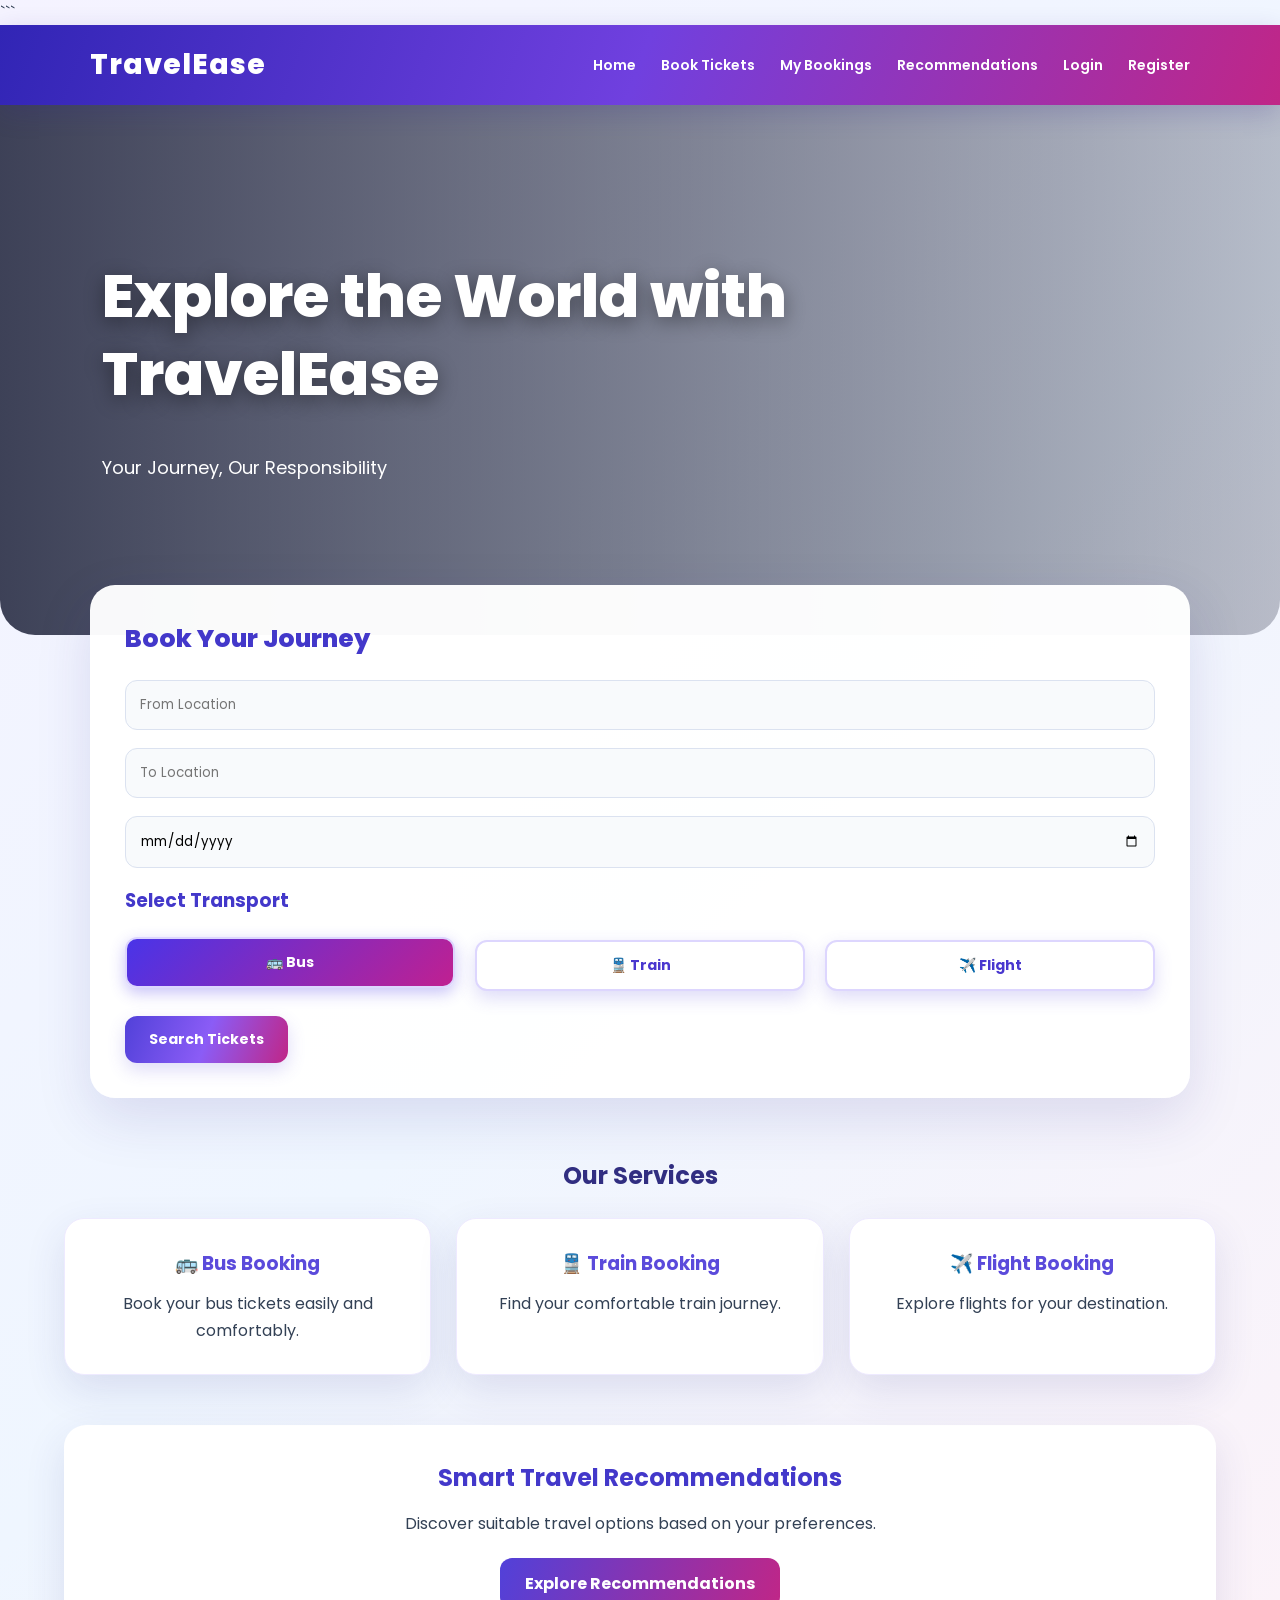
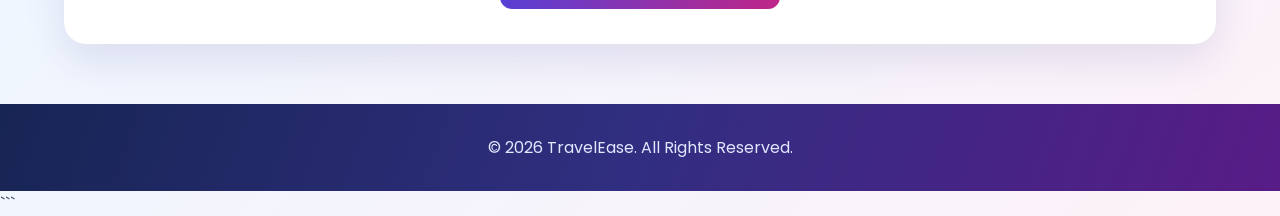
<file: index.html>
<!DOCTYPE html>

<html lang="en">
<head>
    <meta charset="UTF-8">
    <meta name="viewport" content="width=device-width, initial-scale=1.0">
    <title>TravelEase - Home</title>
    <link rel="stylesheet" href="style.css">
</head>

<body>

```
<!-- NAVBAR -->
<header class="navbar">
    <h2>TravelEase</h2>

    <nav>
        <a href="index.html">Home</a>
        <a href="results.html">Book Tickets</a>
        <a href="mybookings.html">My Bookings</a>
        <a href="recommendations.html">Recommendations</a>
        <a href="login.html">Login</a>
        <a href="register.html">Register</a>
    </nav>
</header>

<!-- HERO SECTION -->
<section class="hero">
    <h1>Explore the World with TravelEase</h1>
    <p>Your Journey, Our Responsibility</p>
</section>

<!-- BOOKING SECTION -->
<section class="booking-section">

    <h2>Book Your Journey</h2>

    <form id="searchForm">

        <!-- FROM LOCATION -->
        <input
            type="text"
            id="source"
            list="cityList"
            placeholder="From Location"
            autocomplete="off"
            required
        >

        <!-- TO LOCATION -->
        <input
            type="text"
            id="destination"
            list="cityList"
            placeholder="To Location"
            autocomplete="off"
            required
        >

        <!-- CITY SUGGESTIONS -->
        <datalist id="cityList">
            <option value="Thanjavur"></option>
            <option value="Trichy"></option>
            <option value="Thiruvarur"></option>
            <option value="Thiruvaiyaru"></option>
            <option value="Chennai"></option>
            <option value="Coimbatore"></option>
            <option value="Madurai"></option>
            <option value="Kumbakonam"></option>
            <option value="Tirunelveli"></option>
            <option value="Salem"></option>
            <option value="Erode"></option>
            <option value="Bangalore"></option>
            <option value="Kerala"></option>
            <option value="Pondicherry"></option>
        </datalist>

        <!-- JOURNEY DATE -->
        <input
            type="date"
            id="journeyDate"
            required
        >

        <h3>Select Transport</h3>

        <!-- TRANSPORT OPTIONS -->
        <div class="transport-options">

            <button
                type="button"
                class="mode-btn"
                data-mode="Bus">
                🚌 Bus
            </button>

            <button
                type="button"
                class="mode-btn"
                data-mode="Train">
                🚆 Train
            </button>

            <button
                type="button"
                class="mode-btn"
                data-mode="Flight">
                ✈️ Flight
            </button>

        </div>

        <!-- SEARCH BUTTON -->
        <button type="submit">
            Search Tickets
        </button>

    </form>

</section>

<!-- SERVICES SECTION -->
<section class="services">

    <h2>Our Services</h2>

    <div class="card-container">

        <div class="card">
            <h3>🚌 Bus Booking</h3>
            <p>Book your bus tickets easily and comfortably.</p>
        </div>

        <div class="card">
            <h3>🚆 Train Booking</h3>
            <p>Find your comfortable train journey.</p>
        </div>

        <div class="card">
            <h3>✈️ Flight Booking</h3>
            <p>Explore flights for your destination.</p>
        </div>

    </div>

</section>

<!-- RECOMMENDATION SECTION -->
<section class="recommendation">

    <h2>Smart Travel Recommendations</h2>

    <p>
        Discover suitable travel options based on your preferences.
    </p>

    <a href="recommendations.html">
        Explore Recommendations
    </a>

</section>

<!-- FOOTER -->
<footer>
    <p>© 2026 TravelEase. All Rights Reserved.</p>
</footer>

<!-- JAVASCRIPT -->
<script src="script.js"></script>
```

</body>
</html>
</file>
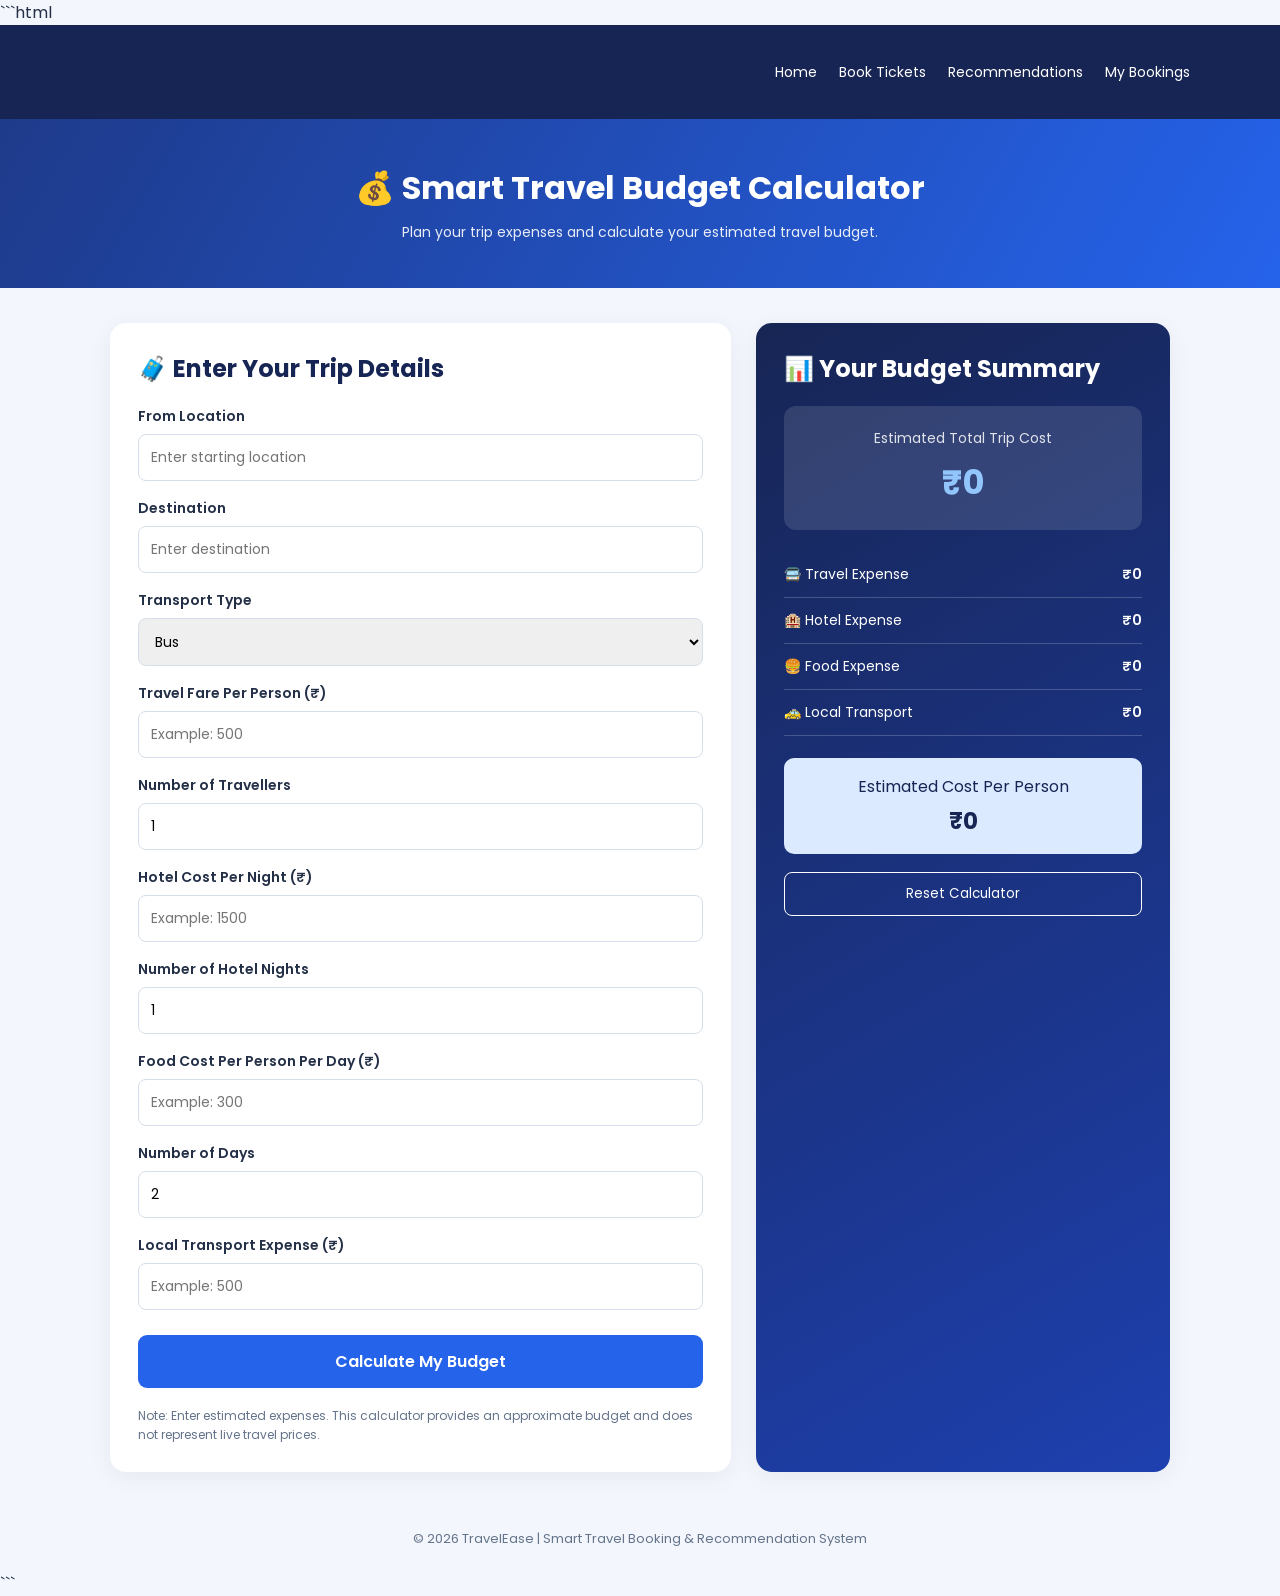
<file: budget.html>
```html
<!DOCTYPE html>
<html lang="en">
<head>
<meta charset="UTF-8">
<meta name="viewport" content="width=device-width, initial-scale=1.0">
<title>TravelEase - Budget Calculator</title>

<link href="https://fonts.googleapis.com/css2?family=Poppins:wght@400;500;600;700;800&display=swap" rel="stylesheet">

<style>
* {
    margin: 0;
    padding: 0;
    box-sizing: border-box;
    font-family: 'Poppins', sans-serif;
}

body {
    background: #f3f6fc;
    color: #243047;
}

.navbar {
    background: #172554;
    color: white;
    padding: 18px 7%;
    display: flex;
    justify-content: space-between;
    align-items: center;
    flex-wrap: wrap;
    gap: 15px;
}

.navbar h2 {
    font-size: 25px;
}

.navbar nav {
    display: flex;
    gap: 22px;
    flex-wrap: wrap;
}

.navbar a {
    color: white;
    text-decoration: none;
    font-size: 14px;
}

.navbar a:hover {
    color: #93c5fd;
}

.hero {
    background: linear-gradient(120deg, #1e3a8a, #2563eb);
    color: white;
    text-align: center;
    padding: 45px 20px;
}

.hero h1 {
    font-size: 32px;
    margin-bottom: 10px;
}

.hero p {
    font-size: 14px;
    opacity: 0.9;
}

.container {
    max-width: 1100px;
    margin: 35px auto;
    padding: 0 20px;
}

.calculator {
    display: grid;
    grid-template-columns: 1.2fr 0.8fr;
    gap: 25px;
}

.form-card, .result-card {
    background: white;
    padding: 28px;
    border-radius: 16px;
    box-shadow: 0 5px 25px rgba(0,0,0,0.06);
}

h2 {
    margin-bottom: 20px;
    color: #172554;
}

.form-group {
    margin-bottom: 17px;
}

label {
    display: block;
    font-size: 14px;
    font-weight: 600;
    margin-bottom: 7px;
}

input, select {
    width: 100%;
    padding: 12px;
    border: 1px solid #d6deeb;
    border-radius: 8px;
    outline: none;
    font-size: 14px;
}

input:focus, select:focus {
    border-color: #2563eb;
}

.calculate-btn {
    width: 100%;
    padding: 14px;
    background: #2563eb;
    color: white;
    border: none;
    border-radius: 9px;
    font-size: 16px;
    font-weight: 600;
    cursor: pointer;
    margin-top: 8px;
}

.calculate-btn:hover {
    background: #1d4ed8;
}

.result-card {
    background: linear-gradient(150deg, #172554, #1e40af);
    color: white;
}

.result-card h2 {
    color: white;
}

.total-box {
    background: rgba(255,255,255,0.12);
    padding: 22px;
    border-radius: 12px;
    text-align: center;
    margin-bottom: 22px;
}

.total-box p {
    font-size: 14px;
    opacity: 0.85;
}

.total-box h1 {
    font-size: 34px;
    margin-top: 8px;
    color: #93c5fd;
    overflow-wrap: anywhere;
}

.breakdown {
    margin-top: 15px;
}

.breakdown div {
    display: flex;
    justify-content: space-between;
    gap: 12px;
    padding: 12px 0;
    border-bottom: 1px solid rgba(255,255,255,0.2);
    font-size: 14px;
}

.breakdown span:last-child {
    font-weight: 600;
    text-align: right;
}

.per-person {
    background: #dbeafe;
    color: #172554;
    padding: 16px;
    border-radius: 10px;
    margin-top: 22px;
    text-align: center;
}

.per-person h3 {
    font-size: 23px;
    margin-top: 5px;
}

.note {
    font-size: 12px;
    color: #64748b;
    margin-top: 18px;
    line-height: 1.6;
}

.reset-btn {
    width: 100%;
    margin-top: 18px;
    padding: 11px;
    border: 1px solid white;
    background: transparent;
    color: white;
    border-radius: 8px;
    cursor: pointer;
}

.reset-btn:hover {
    background: white;
    color: #172554;
}

footer {
    text-align: center;
    padding: 22px;
    color: #64748b;
    font-size: 13px;
}

@media(max-width: 750px) {
    .calculator {
        grid-template-columns: 1fr;
    }

    .hero h1 {
        font-size: 25px;
    }

    .navbar {
        justify-content: center;
    }

    .navbar nav {
        justify-content: center;
    }
}
</style>
</head>

<body>

<header class="navbar">
    <h2>✈ TravelEase</h2>

    <nav>
        <a href="index.html">Home</a>
        <a href="results.html">Book Tickets</a>
        <a href="recommendations.html">Recommendations</a>
        <a href="mybookings.html">My Bookings</a>
    </nav>
</header>

<section class="hero">
    <h1>💰 Smart Travel Budget Calculator</h1>
    <p>Plan your trip expenses and calculate your estimated travel budget.</p>
</section>

<main class="container">

<div class="calculator">

    <section class="form-card">

        <h2>🧳 Enter Your Trip Details</h2>

        <div class="form-group">
            <label>From Location</label>
            <input type="text" id="source" placeholder="Enter starting location">
        </div>

        <div class="form-group">
            <label>Destination</label>
            <input type="text" id="destination" placeholder="Enter destination">
        </div>

        <div class="form-group">
            <label>Transport Type</label>
            <select id="transport">
                <option value="Bus">Bus</option>
                <option value="Train">Train</option>
                <option value="Flight">Flight</option>
                <option value="Car">Car</option>
            </select>
        </div>

        <div class="form-group">
            <label>Travel Fare Per Person (₹)</label>
            <input type="number" id="fare" min="0" placeholder="Example: 500">
        </div>

        <div class="form-group">
            <label>Number of Travellers</label>
            <input type="number" id="travellers" min="1" value="1">
        </div>

        <div class="form-group">
            <label>Hotel Cost Per Night (₹)</label>
            <input type="number" id="hotel" min="0" placeholder="Example: 1500">
        </div>

        <div class="form-group">
            <label>Number of Hotel Nights</label>
            <input type="number" id="nights" min="0" value="1">
        </div>

        <div class="form-group">
            <label>Food Cost Per Person Per Day (₹)</label>
            <input type="number" id="food" min="0" placeholder="Example: 300">
        </div>

        <div class="form-group">
            <label>Number of Days</label>
            <input type="number" id="days" min="1" value="2">
        </div>

        <div class="form-group">
            <label>Local Transport Expense (₹)</label>
            <input type="number" id="local" min="0" placeholder="Example: 500">
        </div>

        <button class="calculate-btn" onclick="calculateBudget()">
            Calculate My Budget
        </button>

        <p class="note">
            Note: Enter estimated expenses. This calculator provides
            an approximate budget and does not represent live travel prices.
        </p>

    </section>

    <section class="result-card">

        <h2>📊 Your Budget Summary</h2>

        <div class="total-box">
            <p>Estimated Total Trip Cost</p>
            <h1 id="total">₹0</h1>
        </div>

        <div class="breakdown">

            <div>
                <span>🚍 Travel Expense</span>
                <span id="travelCost">₹0</span>
            </div>

            <div>
                <span>🏨 Hotel Expense</span>
                <span id="hotelCost">₹0</span>
            </div>

            <div>
                <span>🍔 Food Expense</span>
                <span id="foodCost">₹0</span>
            </div>

            <div>
                <span>🚕 Local Transport</span>
                <span id="localCost">₹0</span>
            </div>

        </div>

        <div class="per-person">
            <p>Estimated Cost Per Person</p>
            <h3 id="perPerson">₹0</h3>
        </div>

        <button class="reset-btn" onclick="resetCalculator()">
            Reset Calculator
        </button>

    </section>

</div>

</main>

<footer>
    © 2026 TravelEase | Smart Travel Booking & Recommendation System
</footer>

<script>

function getValue(id) {
    return Number(document.getElementById(id).value) || 0;
}

function formatCurrency(amount) {
    return "₹" + amount.toLocaleString("en-IN");
}

function calculateBudget() {

    const source = document.getElementById("source").value.trim();
    const destination = document.getElementById("destination").value.trim();

    const fare = getValue("fare");
    const travellers = getValue("travellers");
    const hotel = getValue("hotel");
    const nights = getValue("nights");
    const food = getValue("food");
    const days = getValue("days");
    const local = getValue("local");

    const numbers = [fare, travellers, hotel, nights, food, days, local];

    if (!source || !destination) {
        alert("Please enter your starting location and destination.");
        return;
    }

    if (source.toLowerCase() === destination.toLowerCase()) {
        alert("Starting location and destination cannot be the same.");
        return;
    }

    if (travellers < 1 || days < 1 || nights < 0 ||
        numbers.some(value => value < 0)) {
        alert("Please enter valid expense and traveller details.");
        return;
    }

    const travelExpense = fare * travellers;
    const hotelExpense = hotel * nights;
    const foodExpense = food * days * travellers;
    const localExpense = local;

    const total = travelExpense + hotelExpense + foodExpense + localExpense;
    const perPerson = total / travellers;

    document.getElementById("total").textContent = formatCurrency(total);

    document.getElementById("travelCost").textContent =
        formatCurrency(travelExpense);

    document.getElementById("hotelCost").textContent =
        formatCurrency(hotelExpense);

    document.getElementById("foodCost").textContent =
        formatCurrency(foodExpense);

    document.getElementById("localCost").textContent =
        formatCurrency(localExpense);

    document.getElementById("perPerson").textContent =
        formatCurrency(perPerson);

    localStorage.setItem("travelBudget", JSON.stringify({
        source,
        destination,
        transport: document.getElementById("transport").value,
        travellers,
        travelExpense,
        hotelExpense,
        foodExpense,
        localExpense,
        total,
        perPerson
    }));
}

function resetCalculator() {

    document.querySelectorAll("input").forEach(input => {
        input.value = "";
    });

    document.getElementById("travellers").value = 1;
    document.getElementById("days").value = 2;
    document.getElementById("nights").value = 1;
    document.getElementById("transport").selectedIndex = 0;

    document.getElementById("total").textContent = "₹0";
    document.getElementById("travelCost").textContent = "₹0";
    document.getElementById("hotelCost").textContent = "₹0";
    document.getElementById("foodCost").textContent = "₹0";
    document.getElementById("localCost").textContent = "₹0";
    document.getElementById("perPerson").textContent = "₹0";

    localStorage.removeItem("travelBudget");
}

</script>

</body>
</html>
```
</file>
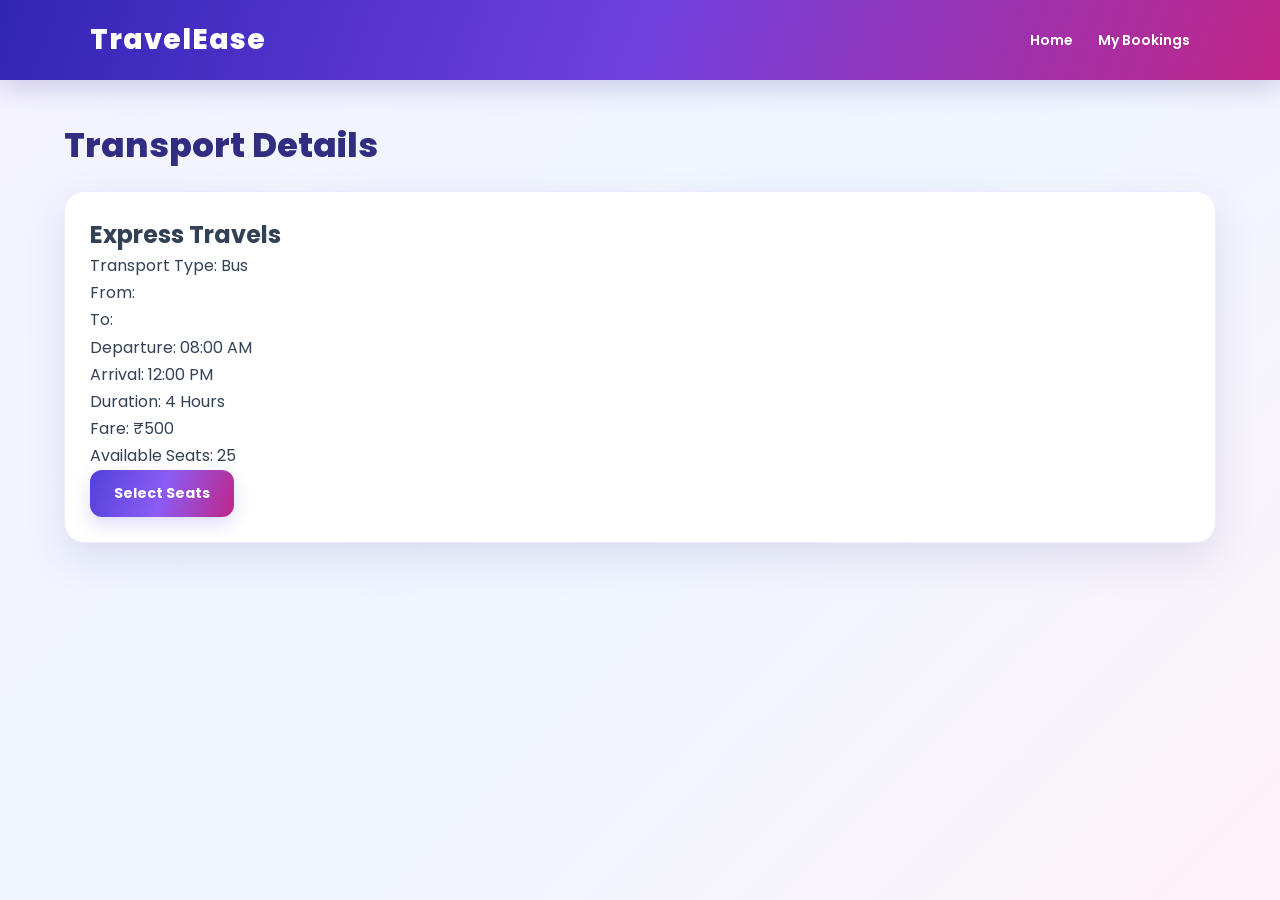
<file: details.html>
<!DOCTYPE html>
<html lang="en">
<head>
    <meta charset="UTF-8">
    <meta name="viewport" content="width=device-width, initial-scale=1.0">
    <title>TravelEase - Transport Details</title>
    <link rel="stylesheet" href="style.css">
</head>
<body>

<header class="navbar">
    <h2>TravelEase</h2>
    <nav>
        <a href="index.html">Home</a>
        <a href="mybookings.html">My Bookings</a>
    </nav>
</header>

<main class="page-container">
    <h1>Transport Details</h1>

    <div class="card">
        <h2 id="transportName">Express Travels</h2>
        <p>Transport Type: <span id="transportType">Bus</span></p>
        <p>From: <span id="detailSource"></span></p>
        <p>To: <span id="detailDestination"></span></p>
        <p>Departure: 08:00 AM</p>
        <p>Arrival: 12:00 PM</p>
        <p>Duration: 4 Hours</p>
        <p>Fare: ₹500</p>
        <p>Available Seats: 25</p>

        <button onclick="location.href='seat.html'">Select Seats</button>
    </div>
</main>

<script src="script.js"></script>
</body>
</html>
</file>
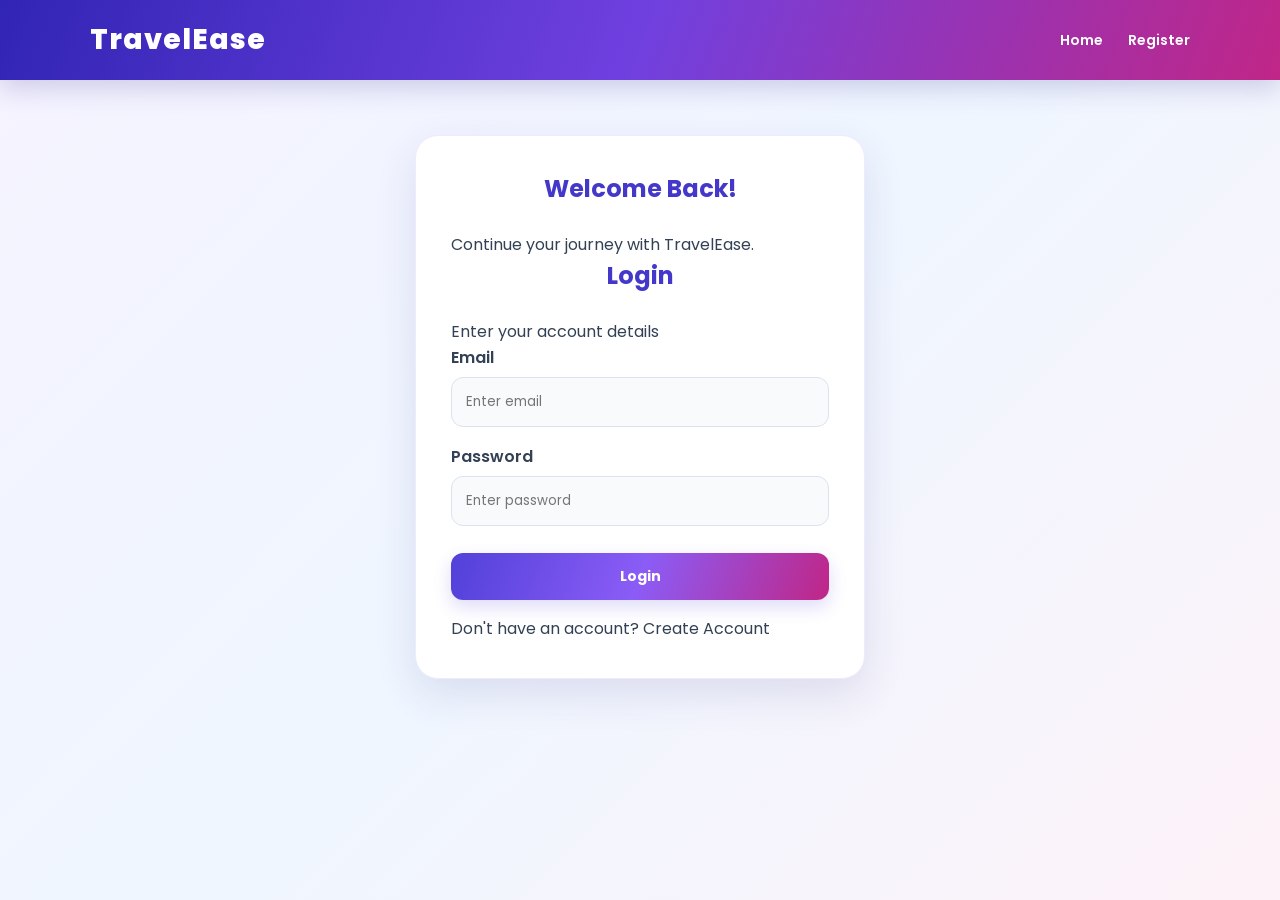
<file: login.html>
<!DOCTYPE html>
<html lang="en">
<head>
    <meta charset="UTF-8">
    <meta name="viewport" content="width=device-width, initial-scale=1.0">
    <title>TravelEase - Login</title>
    <link rel="stylesheet" href="style.css">
</head>
<body>

<header class="navbar">
    <h2>TravelEase</h2>
    <nav>
        <a href="index.html">Home</a>
        <a href="register.html">Register</a>
    </nav>
</header>

<section class="auth-page">
    <div class="auth-container">

        <div class="auth-image">
            <h2>Welcome Back!</h2>
            <p>Continue your journey with TravelEase.</p>
        </div>

        <div class="auth-form">
            <h2>Login</h2>
            <p>Enter your account details</p>

            <form id="loginForm">

                <div class="form-group">
                    <label>Email</label>
                    <input type="email" id="loginEmail" placeholder="Enter email" required>
                </div>

                <div class="form-group">
                    <label>Password</label>
                    <input type="password" id="loginPassword" placeholder="Enter password" required>
                </div>

                <button type="submit" class="auth-button">Login</button>

                <p id="loginMessage"></p>
            </form>

            <p class="login-link">
                Don't have an account?
                <a href="register.html">Create Account</a>
            </p>
        </div>

    </div>
</section>

<script src="script.js"></script>
</body>
</html>
</file>
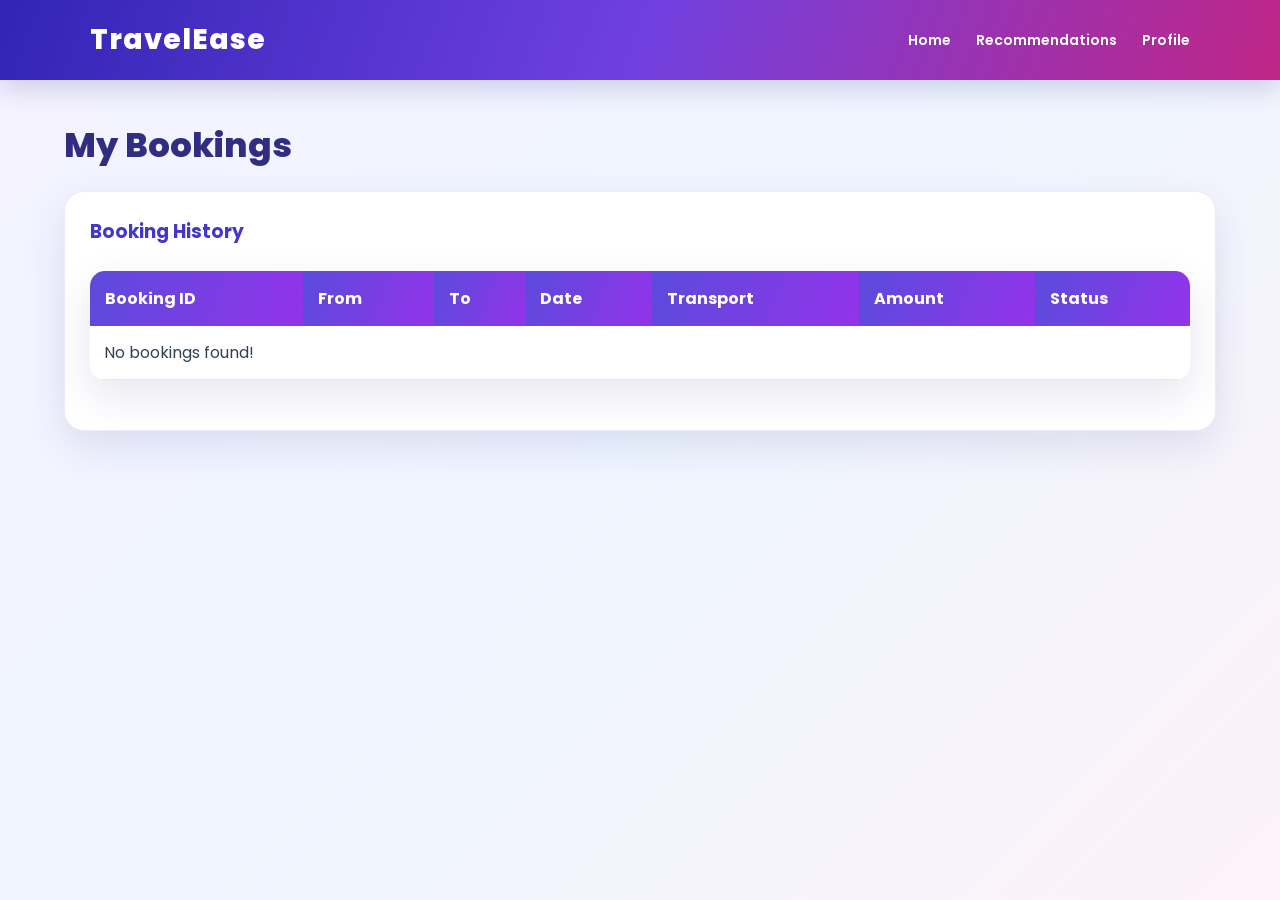
<file: mybookings.html>
<!DOCTYPE html>
<html lang="en">
<head>
    <meta charset="UTF-8">
    <meta name="viewport" content="width=device-width, initial-scale=1.0">
    <title>TravelEase - My Bookings</title>
    <link rel="stylesheet" href="style.css">
</head>
<body>

<header class="navbar">
    <h2>TravelEase</h2>
    <nav>
        <a href="index.html">Home</a>
        <a href="recommendations.html">Recommendations</a>
        <a href="profile.html">Profile</a>
    </nav>
</header>

<main class="page-container">
    <h1>My Bookings</h1>

    <div class="card">
        <h3>Booking History</h3>

        <table>
            <thead>
                <tr>
                    <th>Booking ID</th>
                    <th>From</th>
                    <th>To</th>
                    <th>Date</th>
                    <th>Transport</th>
                    <th>Amount</th>
                    <th>Status</th>
                </tr>
            </thead>

            <tbody id="bookingTable">
                <tr>
                    <td colspan="7">No bookings available.</td>
                </tr>
            </tbody>
        </table>
    </div>
</main>

<script src="script.js"></script>
</body>
</html>
</file>
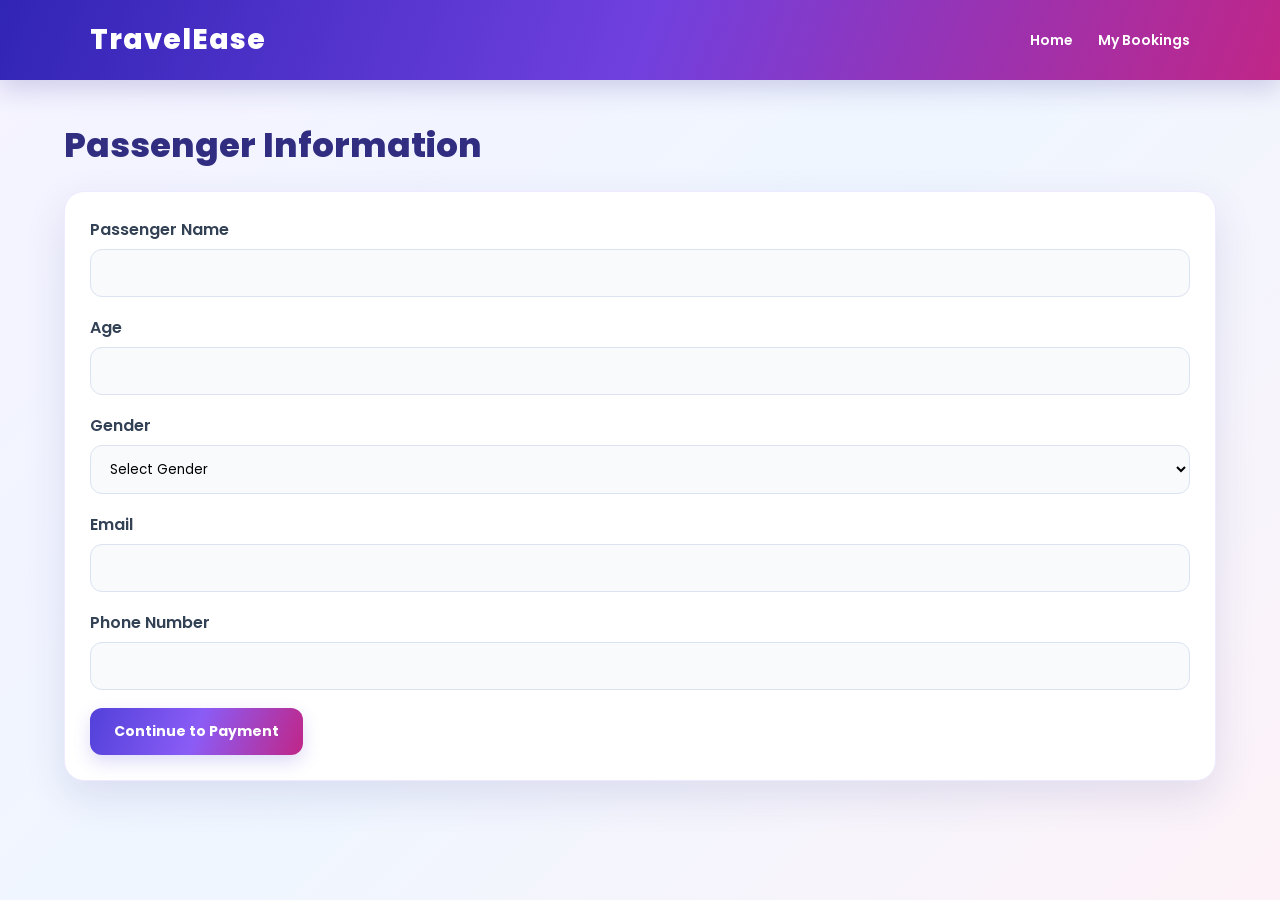
<file: passenger.html>
<!DOCTYPE html>
<html lang="en">
<head>
    <meta charset="UTF-8">
    <meta name="viewport" content="width=device-width, initial-scale=1.0">
    <title>TravelEase - Passenger Details</title>
    <link rel="stylesheet" href="style.css">
</head>
<body>

<header class="navbar">
    <h2>TravelEase</h2>
    <nav>
        <a href="index.html">Home</a>
        <a href="mybookings.html">My Bookings</a>
    </nav>
</header>

<main class="page-container">
    <h1>Passenger Information</h1>

    <div class="card">
        <form id="passengerForm">

            <div class="form-group">
                <label>Passenger Name</label>
                <input type="text" id="passengerName" required>
            </div>

            <div class="form-group">
                <label>Age</label>
                <input type="number" id="passengerAge" min="1" required>
            </div>

            <div class="form-group">
                <label>Gender</label>
                <select id="passengerGender" required>
                    <option value="">Select Gender</option>
                    <option>Male</option>
                    <option>Female</option>
                    <option>Other</option>
                </select>
            </div>

            <div class="form-group">
                <label>Email</label>
                <input type="email" id="passengerEmail" required>
            </div>

            <div class="form-group">
                <label>Phone Number</label>
                <input type="tel" id="passengerPhone" required>
            </div>

            <button type="submit">Continue to Payment</button>

        </form>
    </div>
</main>

<script src="script.js"></script>
</body>
</html>
</file>
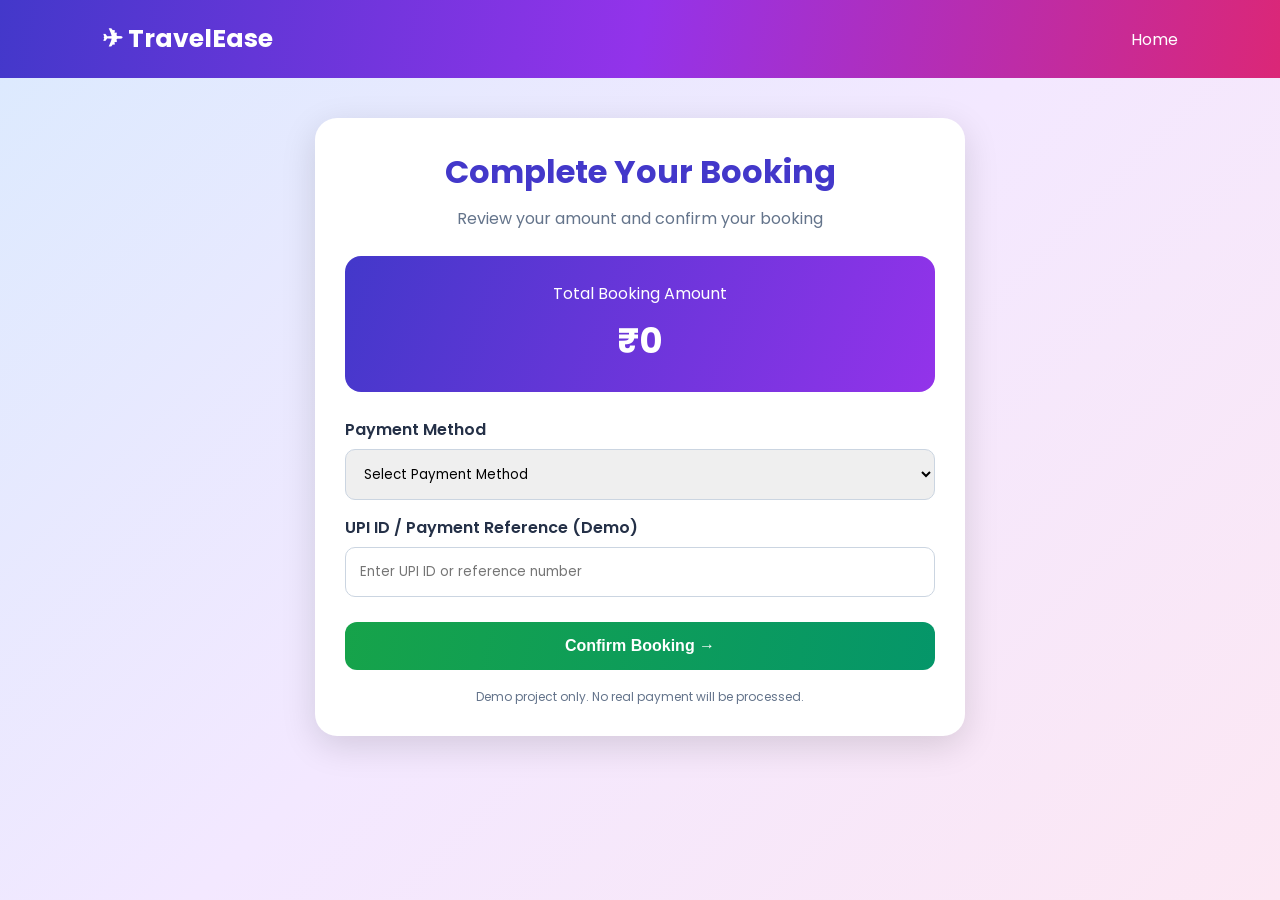
<file: payment.html>
<!DOCTYPE html>
<html lang="en">
<head>
<meta charset="UTF-8">
<meta name="viewport" content="width=device-width, initial-scale=1.0">
<title>TravelEase - Payment</title>

<style>
@import url('https://fonts.googleapis.com/css2?family=Poppins:wght@400;500;600;700;800&display=swap');

* {
    box-sizing: border-box;
    margin: 0;
    padding: 0;
}

body {
    font-family: Poppins, sans-serif;
    background: linear-gradient(135deg,#dbeafe,#f3e8ff,#fce7f3);
    min-height: 100vh;
    color: #243047;
}

header {
    background: linear-gradient(100deg,#4338ca,#9333ea,#db2777);
    color: white;
    padding: 20px 8%;
    display: flex;
    justify-content: space-between;
    align-items: center;
}

header h2 {
    font-size: 25px;
}

header a {
    color: white;
    text-decoration: none;
}

.container {
    max-width: 650px;
    margin: 40px auto;
    padding: 30px;
    background: white;
    border-radius: 22px;
    box-shadow: 0 10px 35px #0002;
}

h1 {
    text-align: center;
    color: #4338ca;
    margin-bottom: 10px;
}

.subtitle {
    text-align: center;
    color: #64748b;
    margin-bottom: 25px;
}

.amount-box {
    background: linear-gradient(110deg,#4338ca,#9333ea);
    color: white;
    padding: 25px;
    border-radius: 16px;
    text-align: center;
    margin-bottom: 25px;
}

.amount-box h2 {
    font-size: 35px;
    margin-top: 8px;
}

label {
    display: block;
    margin: 15px 0 7px;
    font-weight: 600;
}

input, select {
    width: 100%;
    padding: 14px;
    border: 1px solid #cbd5e1;
    border-radius: 10px;
    font-family: inherit;
    outline: none;
}

input:focus, select:focus {
    border-color: #7c3aed;
}

button {
    width: 100%;
    margin-top: 25px;
    padding: 15px;
    background: linear-gradient(100deg,#16a34a,#059669);
    color: white;
    border: none;
    border-radius: 12px;
    font-size: 16px;
    font-weight: 700;
    cursor: pointer;
}

button:hover {
    opacity: 0.9;
}

.note {
    margin-top: 18px;
    color: #64748b;
    font-size: 12px;
    text-align: center;
}

</style>
</head>

<body>

<header>
    <h2>✈ TravelEase</h2>
    <a href="index.html">Home</a>
</header>

<div class="container">

    <h1>Complete Your Booking</h1>
    <p class="subtitle">Review your amount and confirm your booking</p>

    <div class="amount-box">
        <p>Total Booking Amount</p>
        <h2>₹<span id="paymentAmount">0</span></h2>
    </div>

    <form id="paymentForm">

        <label>Payment Method</label>

        <select id="paymentMethod" required>
            <option value="">Select Payment Method</option>
            <option value="UPI">UPI</option>
            <option value="Debit Card">Debit Card</option>
            <option value="Credit Card">Credit Card</option>
            <option value="Cash">Cash</option>
        </select>

        <label>UPI ID / Payment Reference (Demo)</label>

        <input
            type="text"
            id="paymentReference"
            placeholder="Enter UPI ID or reference number"
            required
        >

        <button type="submit">Confirm Booking →</button>

    </form>

    <p class="note">
        Demo project only. No real payment will be processed.
    </p>

</div>

<script>

const amount = Number(localStorage.getItem("totalAmount")) || 0;

document.getElementById("paymentAmount").textContent =
    amount.toLocaleString("en-IN");

document.getElementById("paymentForm").addEventListener("submit", function(e) {

    e.preventDefault();

    if (amount <= 0) {
        alert("Booking amount is zero. Please select your seats again.");
        return;
    }

    const method = document.getElementById("paymentMethod").value;
    const reference = document.getElementById("paymentReference").value.trim();

    if (!method || !reference) {
        alert("Please enter all payment details.");
        return;
    }

    const passenger = JSON.parse(
        localStorage.getItem("passengerDetails") || "{}"
    );

    const seats = JSON.parse(
        localStorage.getItem("selectedSeats") || "[]"
    );

    const booking = {

        bookingId: "TE" + Date.now(),

        name: passenger.name ||
              localStorage.getItem("passengerName") || "Guest",

        phone: passenger.phone ||
               localStorage.getItem("passengerPhone") || "",

        source: localStorage.getItem("source") || "Not Available",

        destination: localStorage.getItem("destination") || "Not Available",

        date: localStorage.getItem("journeyDate") || "Not Available",

        transport: localStorage.getItem("selectedTransportType") || "Travel",

        seats: seats,

        amount: amount,

        paymentMethod: method,

        paymentReference: reference,

        status: "Confirmed",

        bookingDate: new Date().toLocaleString("en-IN")

    };

    localStorage.setItem("latestBooking", JSON.stringify(booking));

    let bookings = JSON.parse(
        localStorage.getItem("travelBookings") || "[]"
    );

    bookings.push(booking);

    localStorage.setItem("travelBookings", JSON.stringify(bookings));

    window.location.href = "confirmation.html";

});

</script>

</body>
</html>
</file>
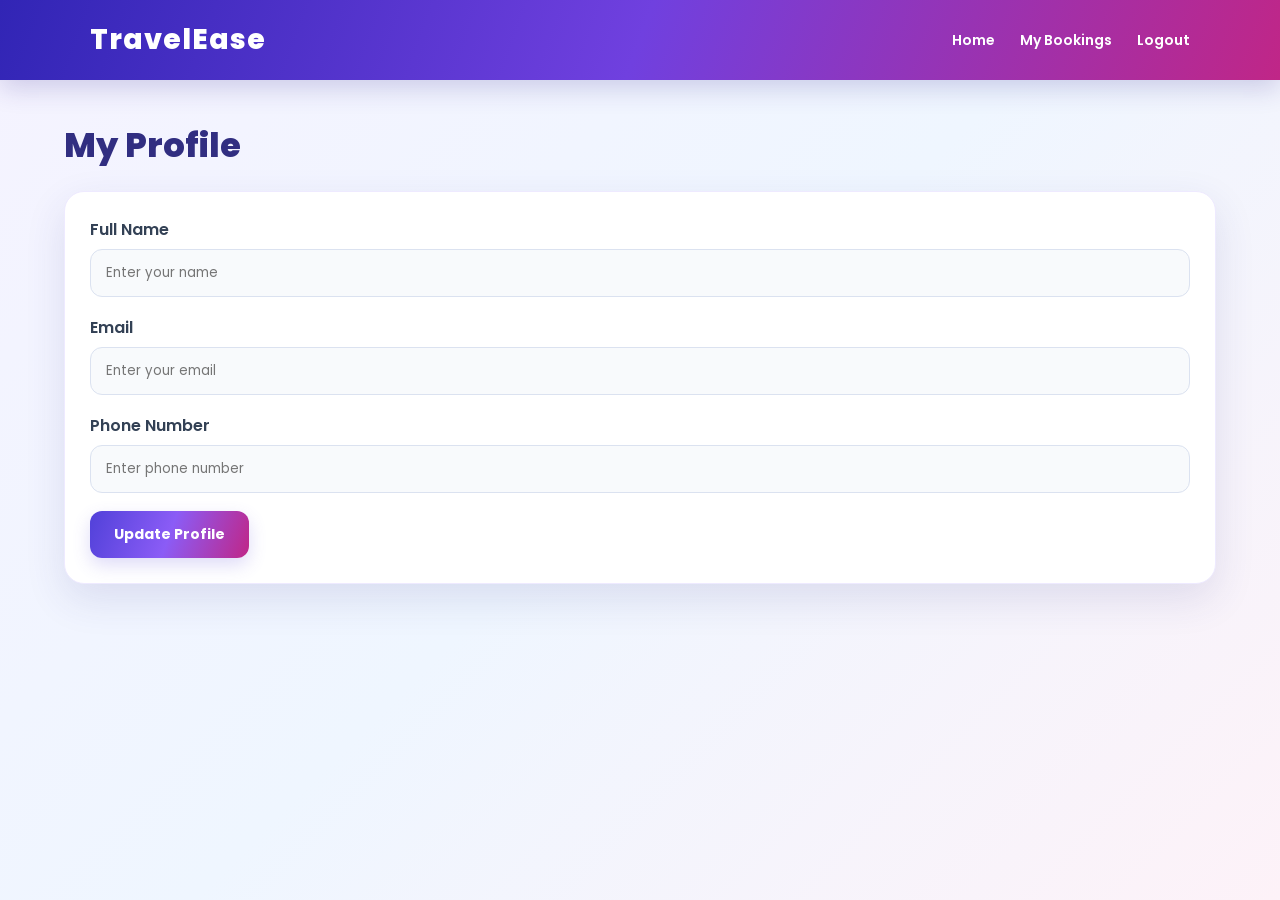
<file: profile.html>
<!DOCTYPE html>
<html lang="en">
<head>
    <meta charset="UTF-8">
    <meta name="viewport" content="width=device-width, initial-scale=1.0">
    <title>TravelEase - My Profile</title>
    <link rel="stylesheet" href="style.css">
</head>
<body>

<header class="navbar">
    <h2>TravelEase</h2>
    <nav>
        <a href="index.html">Home</a>
        <a href="mybookings.html">My Bookings</a>
        <a href="login.html">Logout</a>
    </nav>
</header>

<main class="page-container">
    <h1>My Profile</h1>

    <div class="card">
        <form id="profileForm">

            <div class="form-group">
                <label>Full Name</label>
                <input type="text" id="profileName" placeholder="Enter your name">
            </div>

            <div class="form-group">
                <label>Email</label>
                <input type="email" id="profileEmail" placeholder="Enter your email" readonly>
            </div>

            <div class="form-group">
                <label>Phone Number</label>
                <input type="tel" id="profilePhone" placeholder="Enter phone number">
            </div>

            <button type="submit">Update Profile</button>

            <p id="profileMessage"></p>

        </form>
    </div>
</main>

<script src="script.js"></script>
</body>
</html>
</file>
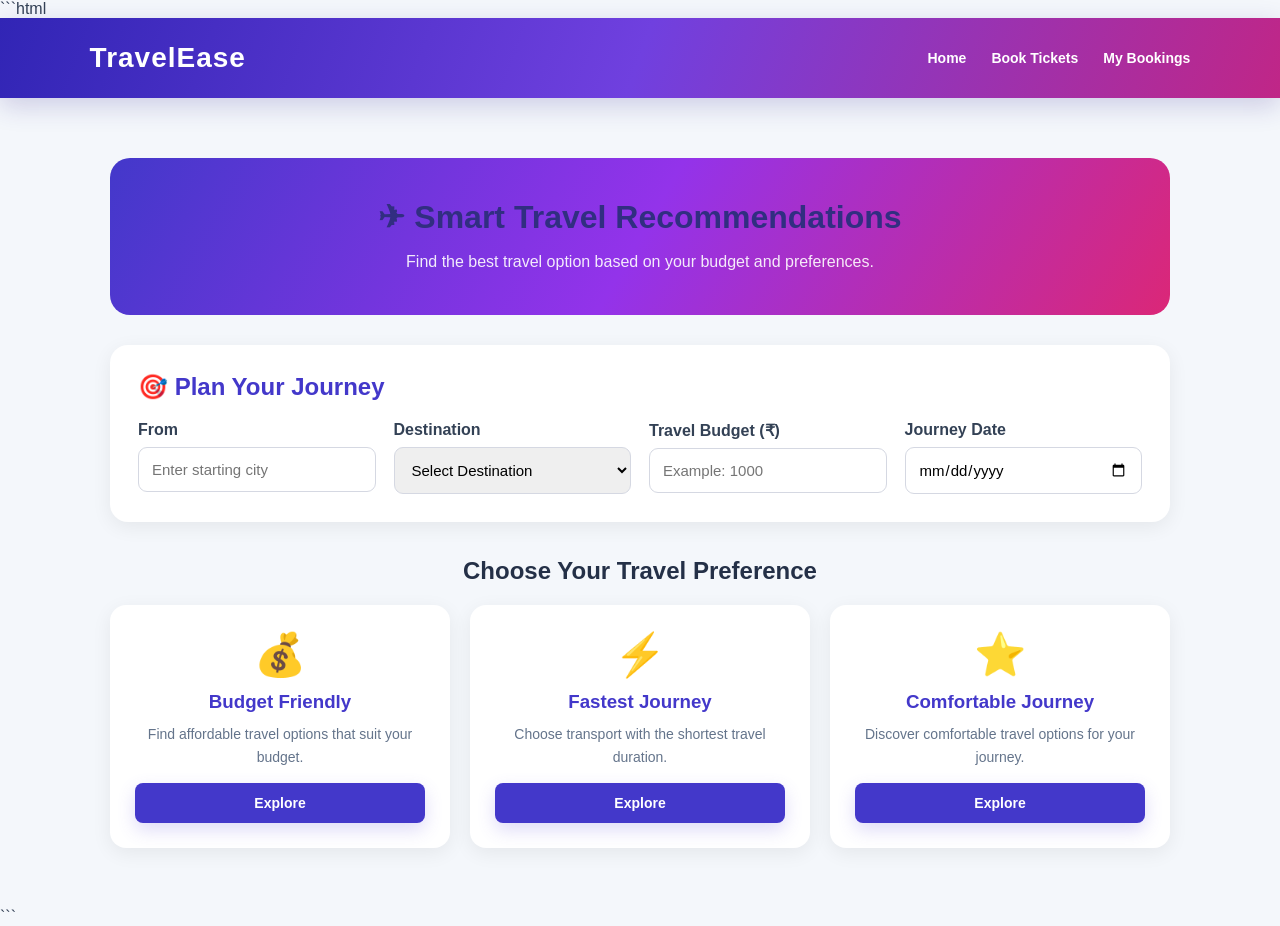
<file: recommendations.html>
```html
<!DOCTYPE html>
<html lang="en">
<head>
<meta charset="UTF-8">
<meta name="viewport" content="width=device-width, initial-scale=1.0">
<title>TravelEase - Smart Recommendations</title>
<link rel="stylesheet" href="style.css">

<style>
* {
    box-sizing: border-box;
}

body {
    background: #f4f7fb;
    font-family: Arial, sans-serif;
}

.recommend-page {
    max-width: 1100px;
    margin: 40px auto;
    padding: 20px;
}

.recommend-hero {
    background: linear-gradient(120deg,#4338ca,#9333ea,#db2777);
    color: white;
    padding: 40px 25px;
    border-radius: 20px;
    text-align: center;
    margin-bottom: 30px;
}

.recommend-hero h1 {
    font-size: 32px;
    margin-bottom: 12px;
}

.recommend-hero p {
    opacity: .9;
}

.planner {
    background: white;
    padding: 28px;
    border-radius: 18px;
    box-shadow: 0 5px 20px #0001;
    margin-bottom: 30px;
}

.planner h2 {
    color: #4338ca;
    margin-bottom: 20px;
}

.form-grid {
    display: grid;
    grid-template-columns: repeat(auto-fit,minmax(200px,1fr));
    gap: 18px;
}

.form-group label {
    display: block;
    margin-bottom: 8px;
    font-weight: 600;
}

.form-group input,
.form-group select {
    width: 100%;
    padding: 13px;
    border: 1px solid #d5d8e2;
    border-radius: 9px;
    font-size: 15px;
}

.recommend-btn {
    background: linear-gradient(100deg,#4338ca,#9333ea);
    color: white;
    border: none;
    padding: 13px 22px;
    border-radius: 9px;
    cursor: pointer;
    font-weight: bold;
    margin-top: 20px;
}

.preference-title {
    text-align: center;
    margin: 35px 0 20px;
    color: #243047;
}

.preference-grid {
    display: grid;
    grid-template-columns: repeat(auto-fit,minmax(220px,1fr));
    gap: 20px;
}

.preference-card {
    background: white;
    border-radius: 16px;
    padding: 25px;
    text-align: center;
    box-shadow: 0 5px 20px #0001;
    transition: .3s;
}

.preference-card:hover {
    transform: translateY(-5px);
}

.preference-card .icon {
    font-size: 42px;
    margin-bottom: 12px;
}

.preference-card h3 {
    color: #4338ca;
    margin-bottom: 10px;
}

.preference-card p {
    color: #64748b;
    font-size: 14px;
    line-height: 1.6;
}

.preference-card button {
    width: 100%;
    margin-top: 15px;
    padding: 12px;
    border: none;
    border-radius: 8px;
    background: #4338ca;
    color: white;
    cursor: pointer;
    font-weight: bold;
}

#recommendationResult {
    margin-top: 30px;
    display: none;
    background: white;
    padding: 28px;
    border-radius: 18px;
    box-shadow: 0 5px 20px #0001;
}

#recommendationResult h2 {
    color: #4338ca;
    margin-bottom: 15px;
}

.result-item {
    background: #f5f3ff;
    padding: 20px;
    border-radius: 12px;
    line-height: 2;
}

.result-item h3 {
    color: #4338ca;
}

.result-item strong {
    color: #059669;
}

.book-now {
    margin-top: 18px;
    padding: 13px 25px;
    background: #059669;
    color: white;
    border: none;
    border-radius: 9px;
    font-weight: bold;
    cursor: pointer;
}

@media(max-width:600px) {
    .recommend-hero h1 {
        font-size: 25px;
    }

    .planner {
        padding: 18px;
    }
}
</style>
</head>

<body>

<header class="navbar">
    <h2>TravelEase</h2>

    <nav>
        <a href="index.html">Home</a>
        <a href="results.html">Book Tickets</a>
        <a href="mybookings.html">My Bookings</a>
    </nav>
</header>


<main class="recommend-page">

    <section class="recommend-hero">
        <h1>✈ Smart Travel Recommendations</h1>
        <p>Find the best travel option based on your budget and preferences.</p>
    </section>


    <!-- TRAVEL PLANNER -->

    <section class="planner">

        <h2>🎯 Plan Your Journey</h2>

        <div class="form-grid">

            <div class="form-group">
                <label>From</label>
                <input type="text" id="source" placeholder="Enter starting city">
            </div>

            <div class="form-group">
                <label>Destination</label>
                <select id="destination">
                    <option value="">Select Destination</option>
                    <option>Chennai</option>
                    <option>Coimbatore</option>
                    <option>Madurai</option>
                    <option>Thanjavur</option>
                    <option>Kumbakonam</option>
                    <option>Bangalore</option>
                    <option>Kerala</option>
                    <option>Ooty</option>
                    <option>Pondicherry</option>
                    <option>Tirunelveli</option>
                </select>
            </div>

            <div class="form-group">
                <label>Travel Budget (₹)</label>
                <input type="number" id="budget" placeholder="Example: 1000" min="1">
            </div>

            <div class="form-group">
                <label>Journey Date</label>
                <input type="date" id="travelDate">
            </div>

        </div>

    </section>


    <!-- PREFERENCE CARDS -->

    <h2 class="preference-title">Choose Your Travel Preference</h2>

    <div class="preference-grid">

        <div class="preference-card">
            <div class="icon">💰</div>
            <h3>Budget Friendly</h3>
            <p>Find affordable travel options that suit your budget.</p>
            <button onclick="getRecommendation('Budget')">Explore</button>
        </div>

        <div class="preference-card">
            <div class="icon">⚡</div>
            <h3>Fastest Journey</h3>
            <p>Choose transport with the shortest travel duration.</p>
            <button onclick="getRecommendation('Fastest')">Explore</button>
        </div>

        <div class="preference-card">
            <div class="icon">⭐</div>
            <h3>Comfortable Journey</h3>
            <p>Discover comfortable travel options for your journey.</p>
            <button onclick="getRecommendation('Comfort')">Explore</button>
        </div>

    </div>


    <!-- RECOMMENDATION RESULT -->

    <section id="recommendationResult">

        <h2>✨ Your Smart Recommendation</h2>

        <div id="resultContent"></div>

    </section>

</main>


<script>

// DEMO RECOMMENDATION DATA

const travelOptions = [

    {
        type: "Bus",
        name: "KPN Travels",
        fare: 450,
        duration: 420,
        comfort: 3,
        description: "Affordable AC Sleeper Bus"
    },

    {
        type: "Train",
        name: "Express Train",
        fare: 250,
        duration: 360,
        comfort: 4,
        description: "Comfortable train journey"
    },

    {
        type: "Flight",
        name: "Vistara Airlines",
        fare: 2499,
        duration: 75,
        comfort: 5,
        description: "Premium and fastest journey"
    },

    {
        type: "Bus",
        name: "Orange Travels",
        fare: 650,
        duration: 390,
        comfort: 4,
        description: "Premium Sleeper Bus"
    },

    {
        type: "Train",
        name: "AC Express Train",
        fare: 900,
        duration: 350,
        comfort: 5,
        description: "Comfortable AC Train"
    }

];


// RECOMMENDATION FUNCTION

function getRecommendation(preference) {

    const source = document.getElementById("source").value.trim();

    const destination = document.getElementById("destination").value;

    const budget = Number(document.getElementById("budget").value);

    const travelDate = document.getElementById("travelDate").value;


    if (!source || !destination || !budget || !travelDate) {

        alert("Please enter From, Destination, Budget and Journey Date.");

        return;
    }

    if (source.toLowerCase() === destination.toLowerCase()) {

        alert("Source and destination cannot be the same.");

        return;
    }


    let result;


    if (preference === "Budget") {

        const affordable = travelOptions.filter(item => item.fare <= budget);

        result = affordable.sort((a,b) => a.fare - b.fare)[0];

    }


    if (preference === "Fastest") {

        result = travelOptions
            .filter(item => item.fare <= budget)
            .sort((a,b) => a.duration - b.duration)[0];

    }


    if (preference === "Comfort") {

        result = travelOptions
            .filter(item => item.fare <= budget)
            .sort((a,b) => b.comfort - a.comfort)[0];

    }


    const resultSection = document.getElementById("recommendationResult");

    const content = document.getElementById("resultContent");


    if (!result) {

        content.innerHTML = `
            <div class="result-item">
                <h3>No suitable option found</h3>
                <p>Your budget is too low for these demo travel options.</p>
                <p>Try increasing your budget.</p>
            </div>
        `;

        resultSection.style.display = "block";

        return;
    }


    content.innerHTML = `

        <div class="result-item">

            <h3>🎉 ${result.name}</h3>

            <p><strong>Travel Type:</strong> ${result.type}</p>

            <p><strong>From:</strong> ${source}</p>

            <p><strong>Destination:</strong> ${destination}</p>

            <p><strong>Journey Date:</strong> ${travelDate}</p>

            <p><strong>Estimated Fare:</strong> ₹${result.fare.toLocaleString("en-IN")}</p>

            <p><strong>Travel Duration:</strong> ${Math.floor(result.duration / 60)} hours ${result.duration % 60} minutes</p>

            <p><strong>Comfort Rating:</strong> ${"⭐".repeat(result.comfort)}</p>

            <p>${result.description}</p>

            <button class="book-now" onclick="bookRecommended()">
                Book Now →
            </button>

        </div>

    `;


    localStorage.setItem("source", source);

    localStorage.setItem("destination", destination);

    localStorage.setItem("journeyDate", travelDate);

    localStorage.setItem("transportMode", result.type);

    localStorage.setItem("selectedMode", result.type);


    resultSection.style.display = "block";

    resultSection.scrollIntoView({
        behavior: "smooth"
    });

}


// GO TO RESULTS PAGE

function bookRecommended() {

    window.location.href = "results.html";

}


// DEFAULT VALUES

document.getElementById("source").value =
    localStorage.getItem("source") || "";

document.getElementById("destination").value =
    localStorage.getItem("destination") || "";

document.getElementById("travelDate").value =
    localStorage.getItem("journeyDate") || "";

</script>

</body>
</html>
```
</file>
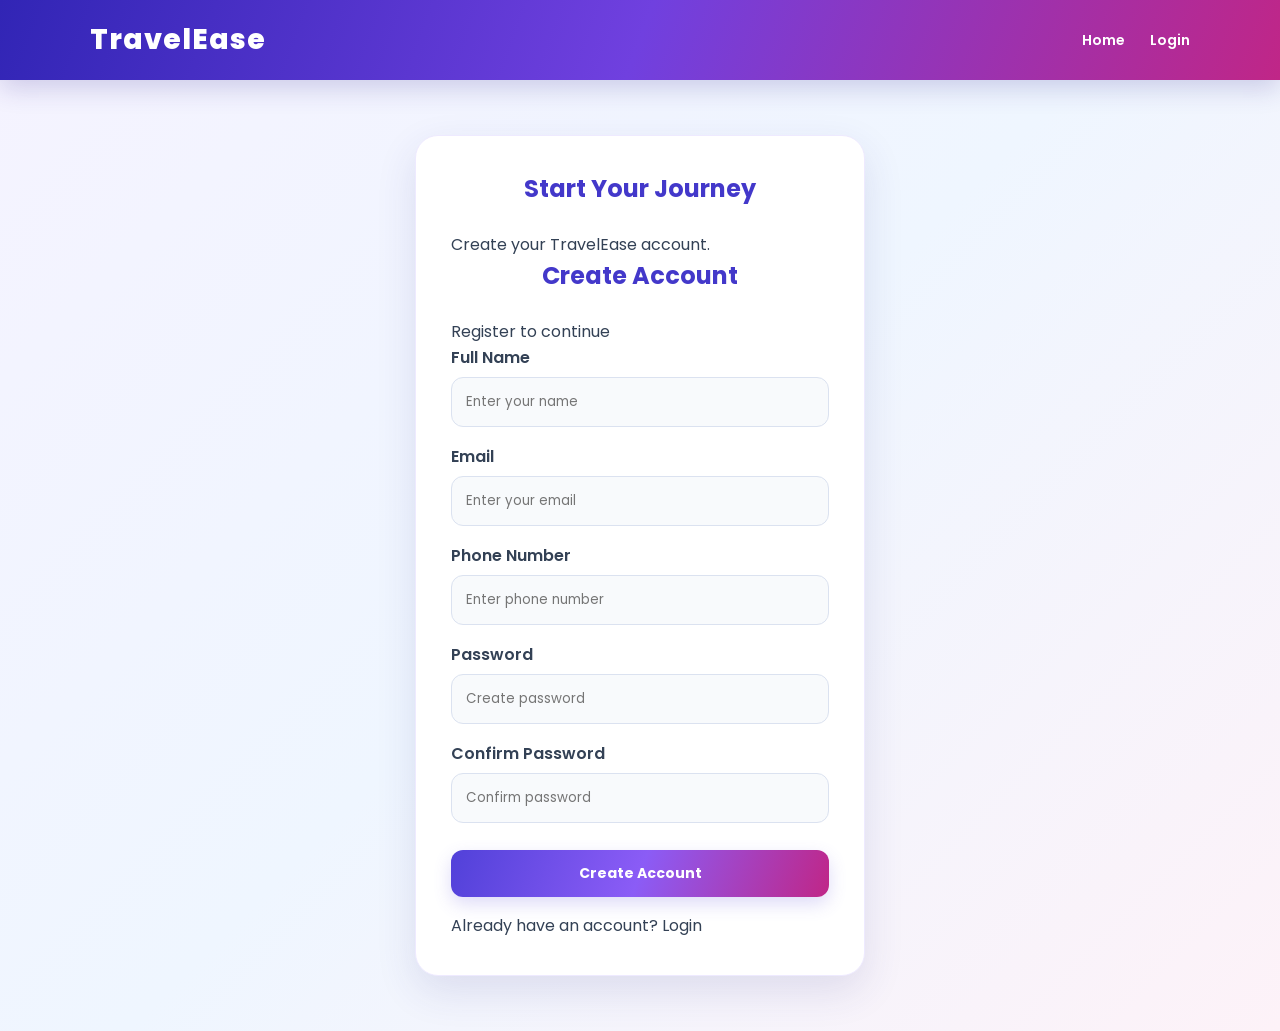
<file: register.html>
<!DOCTYPE html>
<html lang="en">
<head>
    <meta charset="UTF-8">
    <meta name="viewport" content="width=device-width, initial-scale=1.0">
    <title>TravelEase - Register</title>
    <link rel="stylesheet" href="style.css">
</head>
<body>

<header class="navbar">
    <h2>TravelEase</h2>
    <nav>
        <a href="index.html">Home</a>
        <a href="login.html">Login</a>
    </nav>
</header>

<section class="auth-page">
    <div class="auth-container register-card">

        <div class="auth-image">
            <h2>Start Your Journey</h2>
            <p>Create your TravelEase account.</p>
        </div>

        <div class="auth-form">
            <h2>Create Account</h2>
            <p>Register to continue</p>

            <form id="registerForm">

                <div class="form-group">
                    <label>Full Name</label>
                    <input type="text" id="fullName" placeholder="Enter your name" required>
                </div>

                <div class="form-group">
                    <label>Email</label>
                    <input type="email" id="email" placeholder="Enter your email" required>
                </div>

                <div class="form-group">
                    <label>Phone Number</label>
                    <input type="tel" id="phone" placeholder="Enter phone number" required>
                </div>

                <div class="form-group">
                    <label>Password</label>
                    <input type="password" id="password" placeholder="Create password" required>
                </div>

                <div class="form-group">
                    <label>Confirm Password</label>
                    <input type="password" id="confirmPassword" placeholder="Confirm password" required>
                </div>

                <button type="submit" class="auth-button">Create Account</button>

                <p id="registerMessage"></p>
            </form>

            <p class="login-link">
                Already have an account?
                <a href="login.html">Login</a>
            </p>
        </div>

    </div>
</section>

<script src="script.js"></script>
</body>
</html>
</file>
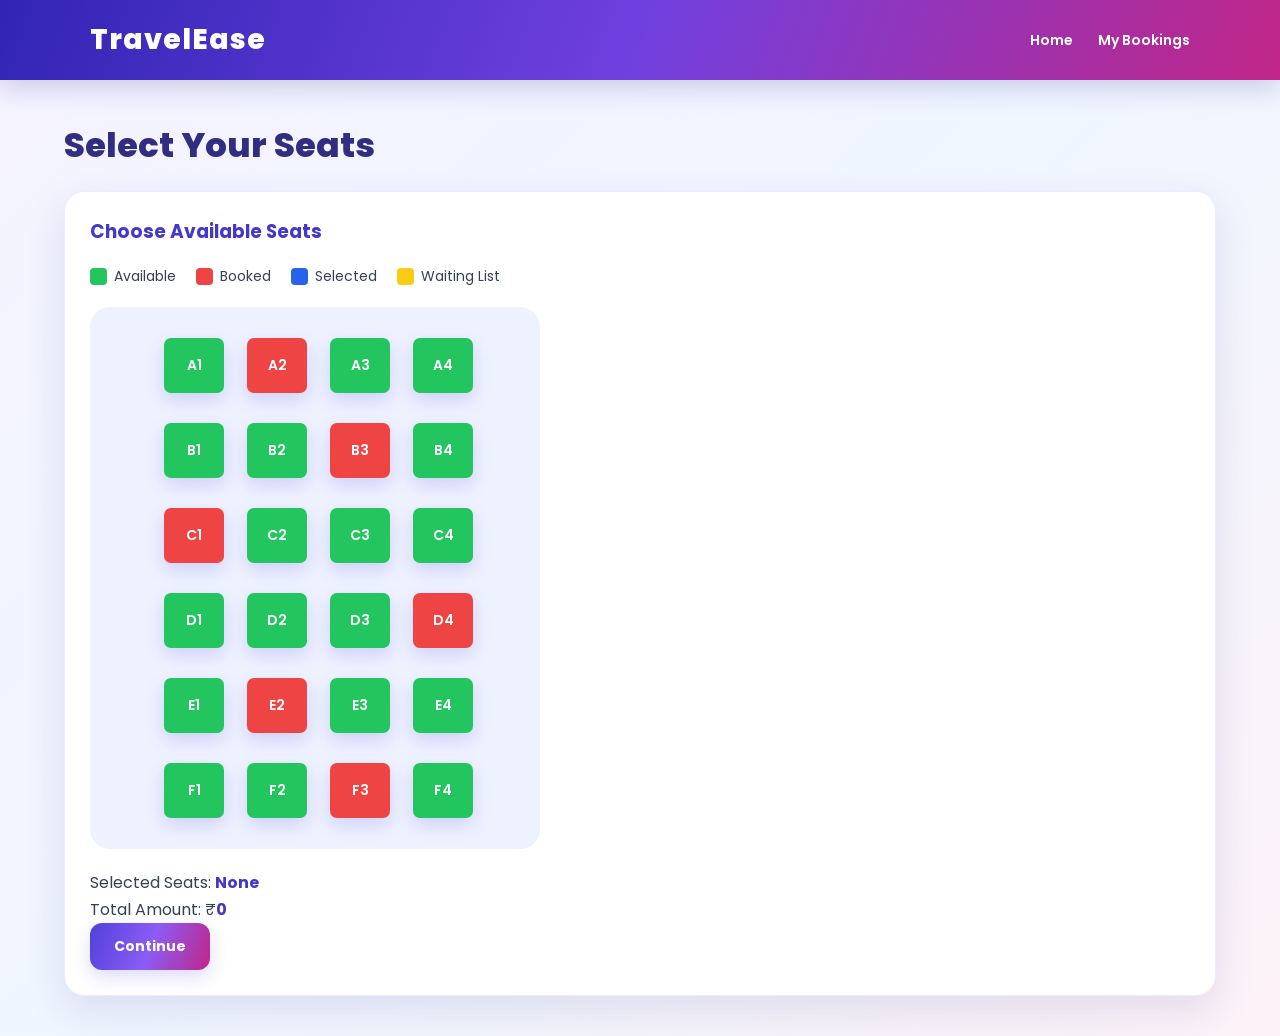
<file: seat.html>
<!DOCTYPE html>
<html lang="en">
<head>
    <meta charset="UTF-8">
    <meta name="viewport" content="width=device-width, initial-scale=1.0">
    <title>TravelEase - Seat Selection</title>
    <link rel="stylesheet" href="style.css">

    <style>
        .seat-legend {
            display: flex;
            gap: 20px;
            flex-wrap: wrap;
            margin: 20px 0;
        }

        .legend-item {
            display: flex;
            align-items: center;
            gap: 7px;
            font-size: 14px;
        }

        .legend-box {
            width: 17px;
            height: 17px;
            border-radius: 4px;
        }

        .available-color { background: #22c55e; }
        .booked-color { background: #ef4444; }
        .selected-color { background: #2563eb; }
        .waiting-color { background: #facc15; }

        .seat-btn {
            min-width: 48px;
            min-height: 42px;
            margin: 6px;
            border: none;
            border-radius: 7px;
            background: #22c55e;
            color: white;
            font-weight: 600;
            cursor: pointer;
        }

        .seat-btn.selected {
            background: #2563eb !important;
            color: white;
        }

        .seat-btn.booked {
            background: #ef4444 !important;
            color: white;
            cursor: not-allowed;
        }

        .seat-btn:disabled {
            opacity: 1;
        }

        .waiting-section {
            display: none;
            background: #fff7d6;
            border: 1px solid #facc15;
            padding: 18px;
            border-radius: 10px;
            margin-top: 20px;
        }

        .waiting-section button {
            background: #ca8a04;
            color: white;
            padding: 11px 18px;
            border: none;
            border-radius: 7px;
            cursor: pointer;
            margin-top: 10px;
        }

        .waiting-message {
            margin-top: 12px;
            font-weight: 600;
        }

        .seat-layout {
            margin: 20px 0;
        }
    </style>
</head>

<body>

<header class="navbar">
    <h2>TravelEase</h2>
    <nav>
        <a href="index.html">Home</a>
        <a href="mybookings.html">My Bookings</a>
    </nav>
</header>

<main class="page-container">

    <h1>Select Your Seats</h1>

    <div class="card">

        <h3>Choose Available Seats</h3>

        <div class="seat-legend">

            <div class="legend-item">
                <span class="legend-box available-color"></span>
                Available
            </div>

            <div class="legend-item">
                <span class="legend-box booked-color"></span>
                Booked
            </div>

            <div class="legend-item">
                <span class="legend-box selected-color"></span>
                Selected
            </div>

            <div class="legend-item">
                <span class="legend-box waiting-color"></span>
                Waiting List
            </div>

        </div>

        <div class="seat-layout" id="seatLayout">

            <button class="seat-btn" data-seat="A1">A1</button>
            <button class="seat-btn" data-seat="A2">A2</button>
            <button class="seat-btn" data-seat="A3">A3</button>
            <button class="seat-btn" data-seat="A4">A4</button>



            <button class="seat-btn" data-seat="B1">B1</button>
            <button class="seat-btn" data-seat="B2">B2</button>
            <button class="seat-btn" data-seat="B3">B3</button>
            <button class="seat-btn" data-seat="B4">B4</button>

    

            <button class="seat-btn" data-seat="C1">C1</button>
            <button class="seat-btn" data-seat="C2">C2</button>
            <button class="seat-btn" data-seat="C3">C3</button>
            <button class="seat-btn" data-seat="C4">C4</button>

        

            <button class="seat-btn" data-seat="D1">D1</button>
            <button class="seat-btn" data-seat="D2">D2</button>
            <button class="seat-btn" data-seat="D3">D3</button>
            <button class="seat-btn" data-seat="D4">D4</button>

        

            <button class="seat-btn" data-seat="E1">E1</button>
            <button class="seat-btn" data-seat="E2">E2</button>
            <button class="seat-btn" data-seat="E3">E3</button>
            <button class="seat-btn" data-seat="E4">E4</button>

        

            <button class="seat-btn" data-seat="F1">F1</button>
            <button class="seat-btn" data-seat="F2">F2</button>
            <button class="seat-btn" data-seat="F3">F3</button>
            <button class="seat-btn" data-seat="F4">F4</button>

        </div>

        <p>Selected Seats:
            <span id="selectedSeats">None</span>
        </p>

        <p>Total Amount:
            ₹<span id="seatTotal">0</span>
        </p>

        <button type="button" id="continueBooking">
            Continue
        </button>

        <div class="waiting-section" id="waitingSection">

            <h3>All Seats Are Booked!</h3>

            <p>
                Sorry! No available seats for this journey.
                You can join the waiting list.
            </p>

            <button type="button" id="joinWaiting">
                Join Waiting List
            </button>

            <p class="waiting-message" id="waitingMessage"></p>

        </div>

    </div>

</main>

<script src="script.js"></script>

</body>
</html>
</file>
<file: style.css>
/* =========================================
TRAVELEASE - COMPLETE PREMIUM CSS
========================================= */

@import url('https://fonts.googleapis.com/css2?family=Poppins:wght@300;400;500;600;700;800&display=swap');

:root {
--primary: #5141d9;
--secondary: #8b5cf6;
--pink: #db2777;
--dark: #172554;
--light: #f5f3ff;
--white: #ffffff;
--shadow: 0 15px 40px rgba(49, 46, 129, 0.12);
}

* {
  margin: 0;
  padding: 0;
  box-sizing: border-box;
  }

html {
scroll-behavior: smooth;
}

body {
font-family: 'Poppins', sans-serif;
background: linear-gradient(135deg, #f5f3ff, #eff6ff, #fdf2f8);
color: #334155;
min-height: 100vh;
}

a {
text-decoration: none;
color: inherit;
}

button {
font-family: inherit;
cursor: pointer;
border: none;
}

/* NAVBAR */

.navbar,
header {
width: 100%;
min-height: 80px;
padding: 15px 7%;
display: flex;
align-items: center;
justify-content: space-between;
gap: 20px;
background: linear-gradient(110deg, #3125b5, #7040df, #c02687);
color: white;
box-shadow: 0 8px 25px rgba(49, 36, 140, 0.2);
position: relative;
z-index: 10;
}

.navbar h2,
header h2 {
font-size: 28px;
font-weight: 800;
letter-spacing: 1px;
color: white;
}

.navbar nav,
header nav {
display: flex;
gap: 25px;
flex-wrap: wrap;
}

.navbar nav a,
header nav a {
color: white;
font-size: 14px;
font-weight: 600;
transition: 0.3s;
position: relative;
}

.navbar nav a:hover,
header nav a:hover {
color: #fde68a;
}

/* HEADINGS */

h1 {
font-size: 34px;
color: #312e81;
margin-bottom: 20px;
font-weight: 800;
}

h3 {
color: #4338ca;
margin-bottom: 12px;
}

p {
line-height: 1.7;
}

/* HERO SECTION */

.hero {
min-height: 530px;
padding: 80px 8%;
display: flex;
flex-direction: column;
justify-content: center;
align-items: flex-start;
color: white;
background:
linear-gradient(90deg, rgba(10, 15, 40, 0.78), rgba(10, 15, 40, 0.25)),
url("https://images.unsplash.com/photo-1501785888041-af3ef285b470?w=1920&q=90");
background-size: cover;
background-position: center;
border-radius: 0 0 35px 35px;
overflow: hidden;
}

.hero h1 {
color: white;
font-size: clamp(38px, 5vw, 60px);
max-width: 750px;
font-weight: 800;
line-height: 1.3;
text-shadow: 0 5px 20px rgba(0,0,0,0.4);
animation: fadeUp 0.8s ease;
}

.hero p {
color: white;
font-size: 18px;
margin-top: 20px;
}

/* PAGE CONTAINERS */

.page-container,
.container {
width: 90%;
max-width: 1200px;
margin: 40px auto;
}

.page-container {
min-height: 60vh;
}

/* BOOKING SECTION */

.booking-section {
width: 90%;
max-width: 1100px;
margin: -50px auto 60px;
padding: 35px;
position: relative;
z-index: 5;
background: rgba(255,255,255,0.97);
border-radius: 25px;
box-shadow: 0 20px 55px rgba(49, 36, 140, 0.13);
}

.booking-section h2 {
margin-bottom: 22px;
color: #4338ca;
font-size: 25px;
font-weight: 800;
}

.booking-section form > input {
width: 100%;
padding: 14px;
margin-bottom: 18px;
border: 1px solid #dbe2f0;
border-radius: 12px;
background: #f8fafc;
}

/* INPUTS */

input,
select,
textarea {
font-family: inherit;
border: 1px solid #dbe2f0;
border-radius: 12px;
padding: 14px;
outline: none;
transition: 0.3s;
}

input:focus,
select:focus,
textarea:focus {
border-color: #7c3aed;
background: white;
box-shadow: 0 0 0 4px rgba(124,58,237,0.12);
}

/* BUTTONS */

button,
.btn,
.search-btn {
padding: 13px 24px;
border-radius: 12px;
background: linear-gradient(110deg, #5141d9, #8b5cf6, #c02687);
color: white;
font-size: 14px;
font-weight: 700;
transition: 0.3s;
box-shadow: 0 7px 18px rgba(91,75,219,0.2);
}

button:hover,
.btn:hover,
.search-btn:hover {
transform: translateY(-3px);
box-shadow: 0 12px 25px rgba(91,75,219,0.3);
}

.btn-orange {
background: linear-gradient(110deg, #ff914d, #ff5c8a);
}

.btn-green {
background: linear-gradient(110deg, #16a34a, #059669);
}

/* TRANSPORT SELECTION */

.transport-options {
width: 100%;
max-width: 1200px;
margin: 25px auto;
display: grid;
grid-template-columns: repeat(3, 1fr);
gap: 20px;
}

.mode-btn {
cursor: pointer;
border: 2px solid #ddd6fe;
background: white;
color: #4937cf;
transition: 0.3s ease;
}

.mode-btn:hover,
.mode-btn.active {
background: linear-gradient(135deg, #4934e8, #c02091);
color: white;
transform: translateY(-3px);
box-shadow: 0 5px 15px rgba(73, 52, 232, 0.3);
}

/* SERVICES */

.services {
width: 90%;
max-width: 1200px;
margin: 50px auto;
}

.services > h2 {
text-align: center;
color: #312e81;
margin-bottom: 25px;
}

.card-container {
display: grid;
grid-template-columns: repeat(3, 1fr);
gap: 25px;
}

.card {
background: white;
border-radius: 20px;
padding: 25px;
box-shadow: var(--shadow);
transition: 0.35s;
border: 1px solid #eeeaff;
}

.card:hover {
transform: translateY(-7px);
box-shadow: 0 18px 35px rgba(30,41,59,0.15);
}

.services .card {
text-align: center;
padding: 30px;
}

.services .card h3 {
color: #5b4bdb;
}

/* RECOMMENDATIONS */

.recommendation {
width: 90%;
max-width: 1200px;
margin: 40px auto;
padding: 35px;
text-align: center;
background: white;
border-radius: 22px;
box-shadow: var(--shadow);
}

.recommendation h2 {
color: #4338ca;
margin-bottom: 15px;
}

.recommendation a {
display: inline-block;
margin-top: 20px;
padding: 13px 25px;
border-radius: 12px;
background: linear-gradient(110deg, #5141d9, #c02687);
color: white;
font-weight: 700;
}

/* GENERAL CARDS */

.card img {
width: 100%;
height: 190px;
object-fit: cover;
border-radius: 15px;
margin-bottom: 15px;
}

/* RESULTS PAGE */

.journey-details {
padding: 28px;
margin: 25px 0;
border-left: 6px solid #7c3aed;
background: white;
border-radius: 15px;
box-shadow: var(--shadow);
}

.journey-info {
display: flex;
flex-wrap: wrap;
gap: 30px;
margin-top: 15px;
}

.results-heading {
text-align: center;
color: #312e81;
margin: 30px 0;
}

#transportCount {
color: #ec4899;
}

.transport-filters {
width: 90%;
max-width: 1200px;
margin: 35px auto;
display: flex;
flex-wrap: wrap;
justify-content: center;
gap: 15px;
}

.filter-btn {
margin: 8px;
padding: 12px 22px;
border-radius: 25px;
background: white;
color: #4338ca;
border: 1px solid #c7d2fe;
}

.filter-btn:hover,
.filter-btn.active {
background: linear-gradient(110deg, #5b4bdb, #9333ea);
color: white;
}

#transportList,
#resultsGrid {
width: 90%;
max-width: 1200px;
margin: 30px auto;
display: grid;
grid-template-columns: repeat(3, minmax(0, 1fr));
gap: 25px;
}

.transport-card {
display: block;
min-height: auto;
padding: 0;
overflow: hidden;
background: white;
color: #243047;
border-radius: 20px;
box-shadow: 0 10px 30px rgba(30, 41, 59, 0.12);
transition: 0.35s ease;
}

.transport-card:hover {
transform: translateY(-8px);
box-shadow: 0 18px 35px rgba(91, 75, 219, 0.2);
}

.transport-image,
.transport-image-container {
width: 100%;
height: 210px;
position: relative;
overflow: hidden;
}

.transport-image img,
.transport-image-container img {
width: 100%;
height: 100%;
object-fit: cover;
}

.transport-badge {
position: absolute;
top: 14px;
left: 14px;
padding: 7px 15px;
color: white;
background: linear-gradient(110deg, #5b4bdb, #db2777);
border-radius: 25px;
font-size: 12px;
font-weight: 700;
}

.transport-info,
.transport-card-content {
padding: 20px;
}

.transport-info h3,
.transport-card-content h3 {
color: #4338ca;
font-size: 19px;
margin-bottom: 12px;
}

.transport-info p,
.transport-card-content p {
color: #475569;
font-size: 14px;
margin: 8px 0;
}

.transport-time {
display: flex;
align-items: center;
justify-content: space-between;
gap: 5px;
margin: 15px 0;
padding: 14px 10px;
background: #f5f3ff;
border-radius: 12px;
}

.transport-time div {
display: flex;
flex-direction: column;
text-align: center;
}

.transport-time strong,
.transport-time h3 {
color: #312e81;
font-size: 14px;
}

.transport-time small,
.transport-time span {
color: #64748b;
font-size: 11px;
}

.transport-time .time-line {
color: #8b5cf6;
font-size: 10px;
}

.transport-info .fare,
.transport-fare {
font-size: 23px;
font-weight: 800;
color: #16a34a;
margin: 15px 0;
}

.book-btn {
width: 100%;
margin-top: 12px;
padding: 14px;
border-radius: 12px;
background: linear-gradient(110deg, #5b4bdb, #9333ea);
color: white;
font-size: 16px;
font-weight: bold;
}

/* LOGIN AND REGISTER */

.auth-container {
width: 90%;
max-width: 450px;
margin: 55px auto;
padding: 35px;
border-radius: 23px;
background: white;
box-shadow: var(--shadow);
border: 1px solid #eeeaff;
}

.auth-container h1,
.auth-container h2 {
text-align: center;
margin-bottom: 25px;
color: #4338ca;
}

.auth-container input,
.auth-container select {
width: 100%;
padding: 14px;
margin-bottom: 17px;
}

.auth-container button {
width: 100%;
margin-top: 10px;
}

/* FORMS */

form {
width: 100%;
}

form label {
display: block;
margin-bottom: 7px;
font-weight: 600;
color: #334155;
}

form input,
form select,
form textarea {
width: 100%;
padding: 13px 15px;
margin-bottom: 18px;
background: #f8fafc;
}

/* SEAT SELECTION */

.seat-layout {
display: grid;
grid-template-columns: repeat(4, 65px);
justify-content: center;
gap: 18px;
margin: 30px auto;
padding: 25px;
max-width: 450px;
background: #eef2ff;
border-radius: 20px;
}

.seat-btn {
width: 60px;
height: 55px;
padding: 5px;
background: white;
color: #4338ca;
border: 2px solid #a5b4fc;
border-radius: 12px;
font-weight: 700;
}

.seat-btn.selected {
background: #16a34a;
border-color: #16a34a;
color: white;
}

.seat-btn.booked {
background: #ef4444;
border-color: #ef4444;
color: white;
cursor: not-allowed;
}

#selectedSeats,
#seatTotal {
color: #4338ca;
font-weight: 700;
}

/* DETAILS AND PAYMENT */

.details-card,
.passenger-card,
.payment-card {
max-width: 750px;
margin: 35px auto;
padding: 30px;
border-radius: 22px;
background: white;
box-shadow: var(--shadow);
}

.details-card p,
.payment-card p {
padding: 10px 0;
border-bottom: 1px solid #e2e8f0;
}

.payment-card {
max-width: 600px;
border-top: 6px solid #7c3aed;
}

.payment-card h2 {
color: #4338ca;
margin-bottom: 20px;
}

#paymentAmount {
color: #16a34a;
font-size: 30px;
font-weight: 800;
}

/* CONFIRMATION */

.confirmation-card {
max-width: 750px;
margin: 45px auto;
padding: 40px;
text-align: center;
background: white;
border-radius: 25px;
box-shadow: var(--shadow);
border-top: 7px solid #16a34a;
}

.confirmation-card h1 {
color: #16a34a;
}

.confirmation-card p {
margin: 12px 0;
font-size: 16px;
}

.success-icon {
width: 75px;
height: 75px;
margin: 0 auto 20px;
display: grid;
place-items: center;
border-radius: 50%;
background: #dcfce7;
color: #16a34a;
font-size: 40px;
}

/* BOOKINGS TABLE */

table {
width: 100%;
border-collapse: collapse;
margin: 25px 0;
background: white;
border-radius: 15px;
overflow: hidden;
box-shadow: var(--shadow);
}

th {
background: linear-gradient(110deg, #5b4bdb, #9333ea);
color: white;
padding: 15px;
text-align: left;
}

td {
padding: 14px;
border-bottom: 1px solid #e2e8f0;
}

tr:hover {
background: #f5f3ff;
}

/* MESSAGES */

#loginMessage,
#registerMessage {
margin-top: 15px;
text-align: center;
font-weight: 600;
}

/* IMAGES */

img {
max-width: 100%;
}

.hotel-image,
.destination-image {
width: 100%;
height: 200px;
object-fit: cover;
border-radius: 15px;
}

/* FOOTER */

footer {
width: 100%;
padding: 30px 7%;
margin-top: 60px;
background: linear-gradient(110deg, #172554, #312e81, #581c87);
color: white;
text-align: center;
}

footer p {
color: #e0e7ff;
}

/* ANIMATIONS */

@keyframes fadeIn {
from {
opacity: 0;
transform: translateY(15px);
}
to {
opacity: 1;
transform: translateY(0);
}
}

@keyframes fadeUp {
from {
opacity: 0;
transform: translateY(25px);
}
to {
opacity: 1;
transform: translateY(0);
}
}

.card,
.transport-card,
.auth-container {
animation: fadeIn 0.6s ease;
}

/* RESPONSIVE DESIGN */

@media (max-width: 900px) {
#transportList,
#resultsGrid {
grid-template-columns: repeat(2, minmax(0, 1fr));
}


.card-container {
    grid-template-columns: repeat(2, 1fr);
}

.hero h1 {
    font-size: 38px;
}


}

@media (max-width: 600px) {
.navbar,
header {
flex-direction: column;
padding: 18px;
}

.navbar nav,
header nav {
    justify-content: center;
    gap: 15px;
}

h1 {
    font-size: 26px;
}

.hero {
    min-height: 400px;
    padding: 50px 7%;
}

.hero h1 {
    font-size: 30px;
}

.booking-section {
    margin-top: 20px;
    padding: 20px;
}

.transport-options,
.card-container,
#transportList,
#resultsGrid {
    grid-template-columns: 1fr;
}

.transport-filters {
    gap: 8px;
}

.transport-filters .filter-btn {
    min-width: 120px;
}

.journey-info {
    flex-direction: column;
    gap: 8px;
}

.auth-container,
.details-card,
.passenger-card,
.payment-card {
    padding: 22px;
}

.seat-layout {
    grid-template-columns: repeat(4, 55px);
    gap: 10px;
    padding: 15px;
}

.seat-btn {
    width: 50px;
    height: 48px;
}

table {
    font-size: 12px;
}

th,
td {
    padding: 9px 6px;
}


}
</file>
